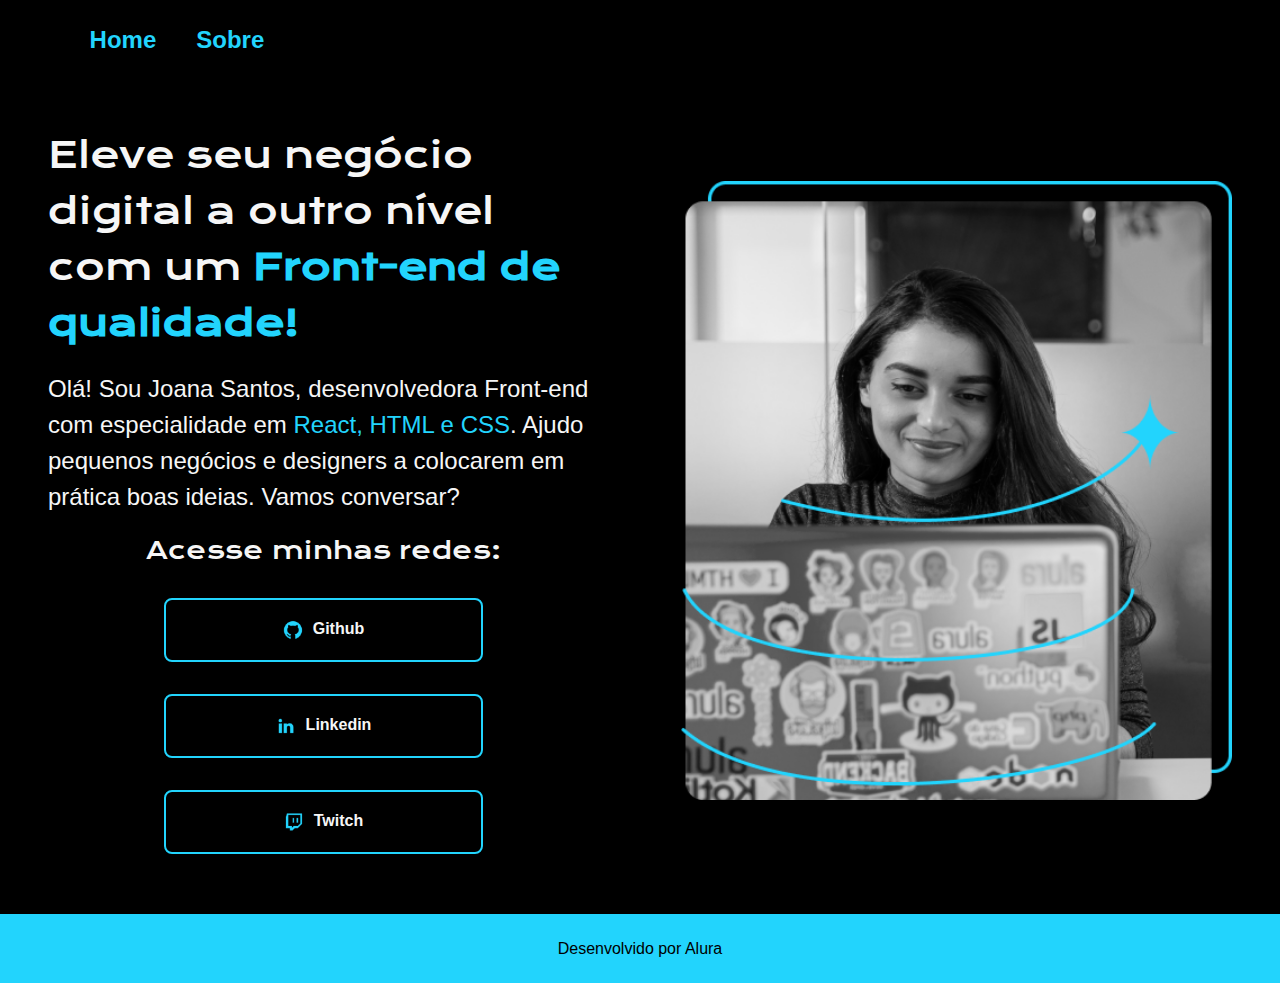
<file: index.html>
<!DOCTYPE html>
<html lang="pt-br">
<head>
    <meta charset="UTF-8">
    <meta http-equiv="X-UA-Compatible" content="IE=edge">
    <meta name="viewport" content="width=device-width, initial-scale=1.0">
    <link rel="stylesheet" href="estilos/estilo.css">
    <title>Portfolio</title>
</head>
<body>
    <header class="cabecalho">
        <nav class="cabecalho-menu">
            <a href="index.html" class="cabecalho-menu-link">Home</a>
            <a href="sobre.html" class="cabecalho-menu-link">Sobre</a>
        </nav>
    </header>
    <main class="apresentacao">
        <section class="apresentacao-conteudo">
            <h1 class="apresentacao-conteudo-titulo">Eleve seu negócio digital a outro nível com um <strong class="titulo-destaque">Front-end de qualidade!
            </strong>
            </h1>
            <p class="apresentacao-conteudo-texto">Olá! Sou Joana Santos, desenvolvedora Front-end com especialidade em <span>React, HTML e CSS</span>.
                Ajudo pequenos negócios e designers a colocarem em prática boas ideias. Vamos conversar?</p>
            <div class="apresentacao-links">
                <h2 class="apresentacao-links-subtitulo">Acesse minhas redes:</h2>
                <a href="#" class="apresentacao-links-navegacao"><img src="imagens/logo-github.png" class="logo-link">Github</a>
                <a href="#" class="apresentacao-links-navegacao"><img src="imagens/logo-linkedin.png" class="logo-link">Linkedin</a>
                <a href="#" class="apresentacao-links-navegacao"><img src="imagens/logo-twitch.png" class="logo-link">Twitch</a>
            </div>
        </section>
        <img src="imagens/joana.png" alt="foto da joana programando" class="apresentacao-imagem">
    </main>
    <footer class="rodape">Desenvolvido por Alura</footer>
</body>
</html>
</file>
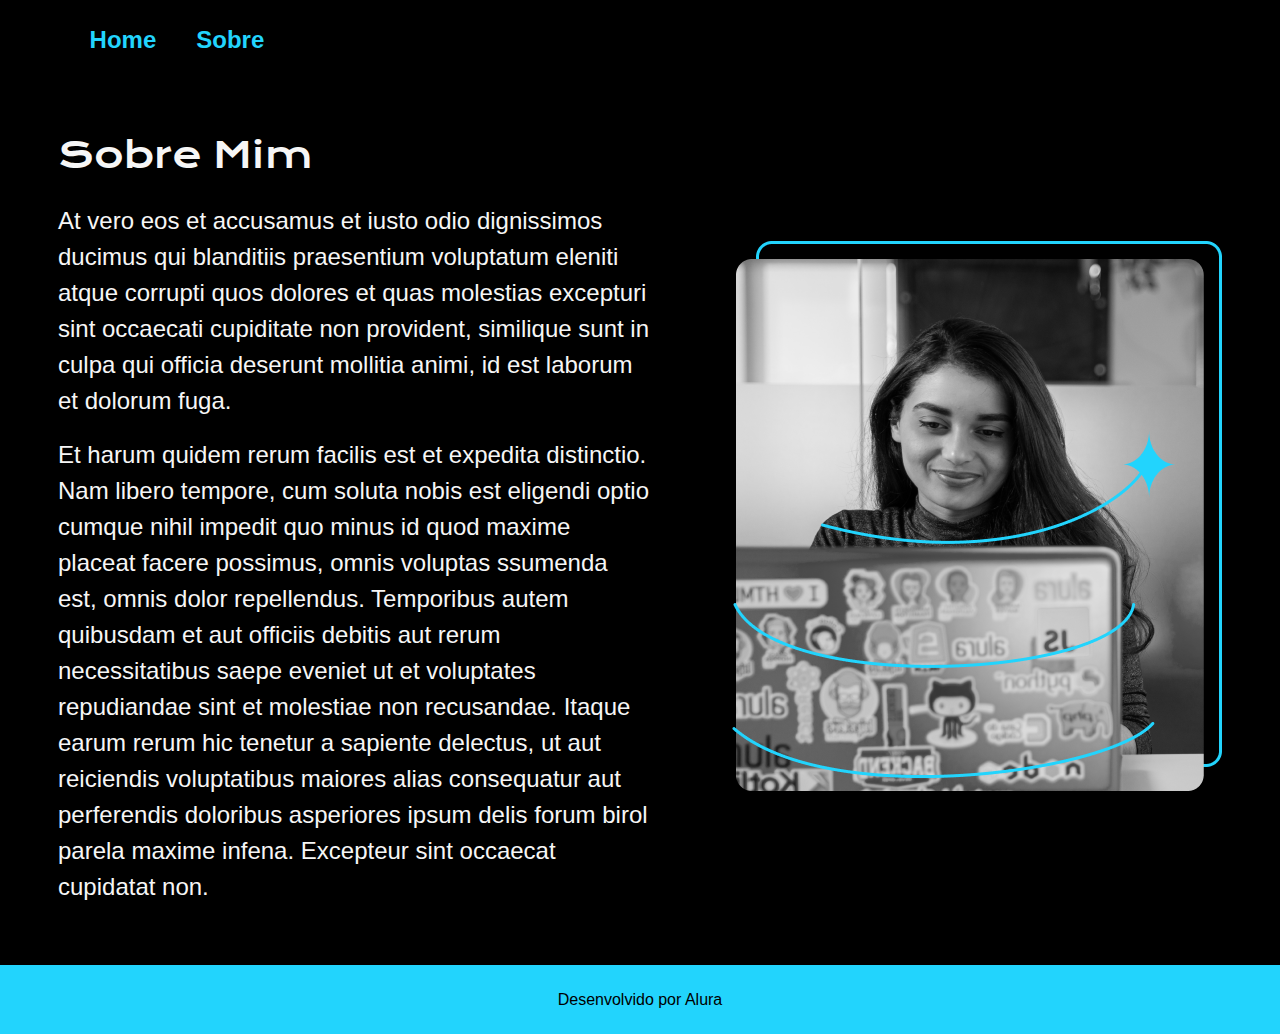
<file: sobre.html>
<!DOCTYPE html>
<html lang="pt-br">
<head>
    <meta charset="UTF-8">
    <meta http-equiv="X-UA-Compatible" content="IE=edge">
    <meta name="viewport" content="width=device-width, initial-scale=1.0">
    <link rel="stylesheet" href="estilos/estilo.css">
    <title>Sobre Mim</title>
</head>
<body>
    <header class="cabecalho">
        <nav class="cabecalho-menu">
            <a href="index.html" class="cabecalho-menu-link">Home</a>
            <a href="sobre.html" class="cabecalho-menu-link">Sobre</a>
        </nav>
    </header>
    <main class="apresentacao">
        <section class="apresentacao-conteudo">
            <h1 class="apresentacao-conteudo-titulo">Sobre Mim</h1>
            <p class="apresentacao-conteudo-texto">
                At vero eos et accusamus et iusto odio dignissimos ducimus qui blanditiis praesentium voluptatum
                eleniti atque corrupti quos dolores et quas molestias excepturi sint occaecati cupiditate non provident,
                similique sunt in culpa qui officia deserunt mollitia animi, id est laborum et dolorum fuga.
            </p><br>
            <p class="apresentacao-conteudo-texto">
                Et harum quidem rerum facilis est et expedita distinctio. Nam libero tempore, cum soluta nobis est
                eligendi optio cumque nihil impedit quo minus id quod maxime placeat facere possimus, omnis voluptas
                ssumenda est, omnis dolor repellendus. Temporibus autem quibusdam et aut officiis debitis aut rerum
                necessitatibus saepe eveniet ut et voluptates repudiandae sint et molestiae non recusandae. Itaque earum
                rerum hic tenetur a sapiente delectus, ut aut reiciendis voluptatibus maiores alias consequatur aut
                perferendis doloribus asperiores ipsum delis forum birol parela maxime infena. Excepteur sint occaecat
                cupidatat non.
            </p>
        </section>
        <img src="imagens/joana.png" alt="foto da joana programando" class="foto-joana">
    </main>
    <footer class="rodape">Desenvolvido por Alura</footer>
</body>
</html>
</file>
<file: estilos/estilo.css>
@import url('https://fonts.googleapis.com/css2?family=Krona+One&display=swap');
@import url('https://fonts.googleapis.com/css2?family=Krona+One&display=swap');

:root {
    --cor-primaria: #000000;
    --cor-secundaria: #f6f6f6;
    --cor-terciaria: #22D4FD;
    --cor-hover: #272727;
    --fonte-primaria: 'Krona One', sans-serif;
    --fonte-secundaria: 'Montserrat', sans-serif;
}

* {
    margin: 0;
    padding: 0;
  }

body {
    box-sizing: border-box;
    height: 100vh;
    background-color: var(--cor-primaria);
    color: var(--cor-secundaria);
     }

.cabecalho {
    padding: 2% 7%;
}

.cabecalho-menu {
    display: flex;
    gap: 40px;
}

.cabecalho-menu-link {
    font-family: var(--fonte-secundaria);
    font-size: 1.5rem;
    font-weight: 600;
    color: var(--cor-terciaria);
    text-decoration: none;
}

.titulo-destaque {
    color: var(--cor-terciaria);
}

span {
    color: var(--cor-terciaria);
}

.apresentacao {
    display: flex;
    align-items: center;
    justify-content: center;
    margin: 3em;
    gap: 82px;

}

.apresentacao-conteudo {
    width: 50%;
}

.apresentacao-conteudo-titulo {
    font-size: 2.25rem;
    line-height: 56px;
    font-weight: 400;
    font-family: var(--fonte-primaria);
    padding-bottom: 20px;
}

.apresentacao-conteudo-texto {
    font-size: 1.5rem;
    line-height: 36px;
    font-family: var(--fonte-secundaria);
    font-weight: 100;
}

.apresentacao-links-subtitulo {
    font-family: var(--fonte-primaria);
    font-weight: 400;
}

.apresentacao-links {
   display: flex;
   flex-direction: column;
   justify-content: space-around;
   align-items: center;
   gap: 32px;
   margin-top: 20px;

}

.apresentacao-links-navegacao {
    display: flex;
    justify-content: center;
    gap: 10px;
    text-decoration: none;
    color: var(--cor-secundaria);
    font-family: var(--fonte-secundaria);
    border-radius: 8px;
    border: #22D4FD solid 2px;
    padding: 20px;
    width: 50%;
    text-align: center;
    font-weight: 600;
}

.apresentacao-links-navegacao:hover {
    background-color: #272727;
    display: flex;
    justify-content: center;
    gap: 10px;
    text-decoration: none;
    color: #f6f6f6;
    font-family: var(--fonte-secundaria);
    border-radius: 8px;
    border: #22D4FD solid 2px;
    padding: 20px;
    width: 50%;
    text-align: center;
    font-weight: 600;
    transition-duration: 0.3s;
}

.logo-link {
    width: 20px;
}

.apresentacao-imagem {
    width: 50%;
}

.rodape {
    background-color: #22D4FD;
    text-align: center;
    color: black;
    font-family: 'Montserrat', sans-serif;
    padding: 2%;
    margin-top: 60px;
}

/* Design Responsivo */

@media (max-width: 1200px) {
    .apresentacao {
        gap: 60px;
    }

    .cabecalho-menu {
        justify-content: center;
    }

    .apresentacao {
        flex-direction: column-reverse;
        margin: 1rem;
        margin: 0;
    }

    .apresentacao-conteudo-titulo {
        font-size: 2rem;
    }

    .apresentacao-links-subtitulo {
        justify-content: center;
    }

}

@media (max-width: 678px) {
    .apresentacao {
        gap: 40px;
    }

    .apresentacao-conteudo-titulo {
        font-size: 1.8rem;
        line-height: 45px;
        
    }

    .apresentacao-conteudo {
        width: 80%;
    }

    .apresentacao-imagem {
        width: 80%;
    }
}

@media (max-width: 484px) {
    .apresentacao {
        gap: 20px;
    }

    .apresentacao-conteudo-titulo {
        font-size: 1.4rem;
        
    }

    .apresentacao-links-subtitulo {
        justify-content: center;
        font-size: 1.3rem;
    }

    .apresentacao-conteudo-texto {
        font-size: 1.2rem;
        line-height: 32px;
    }
}
</file>
